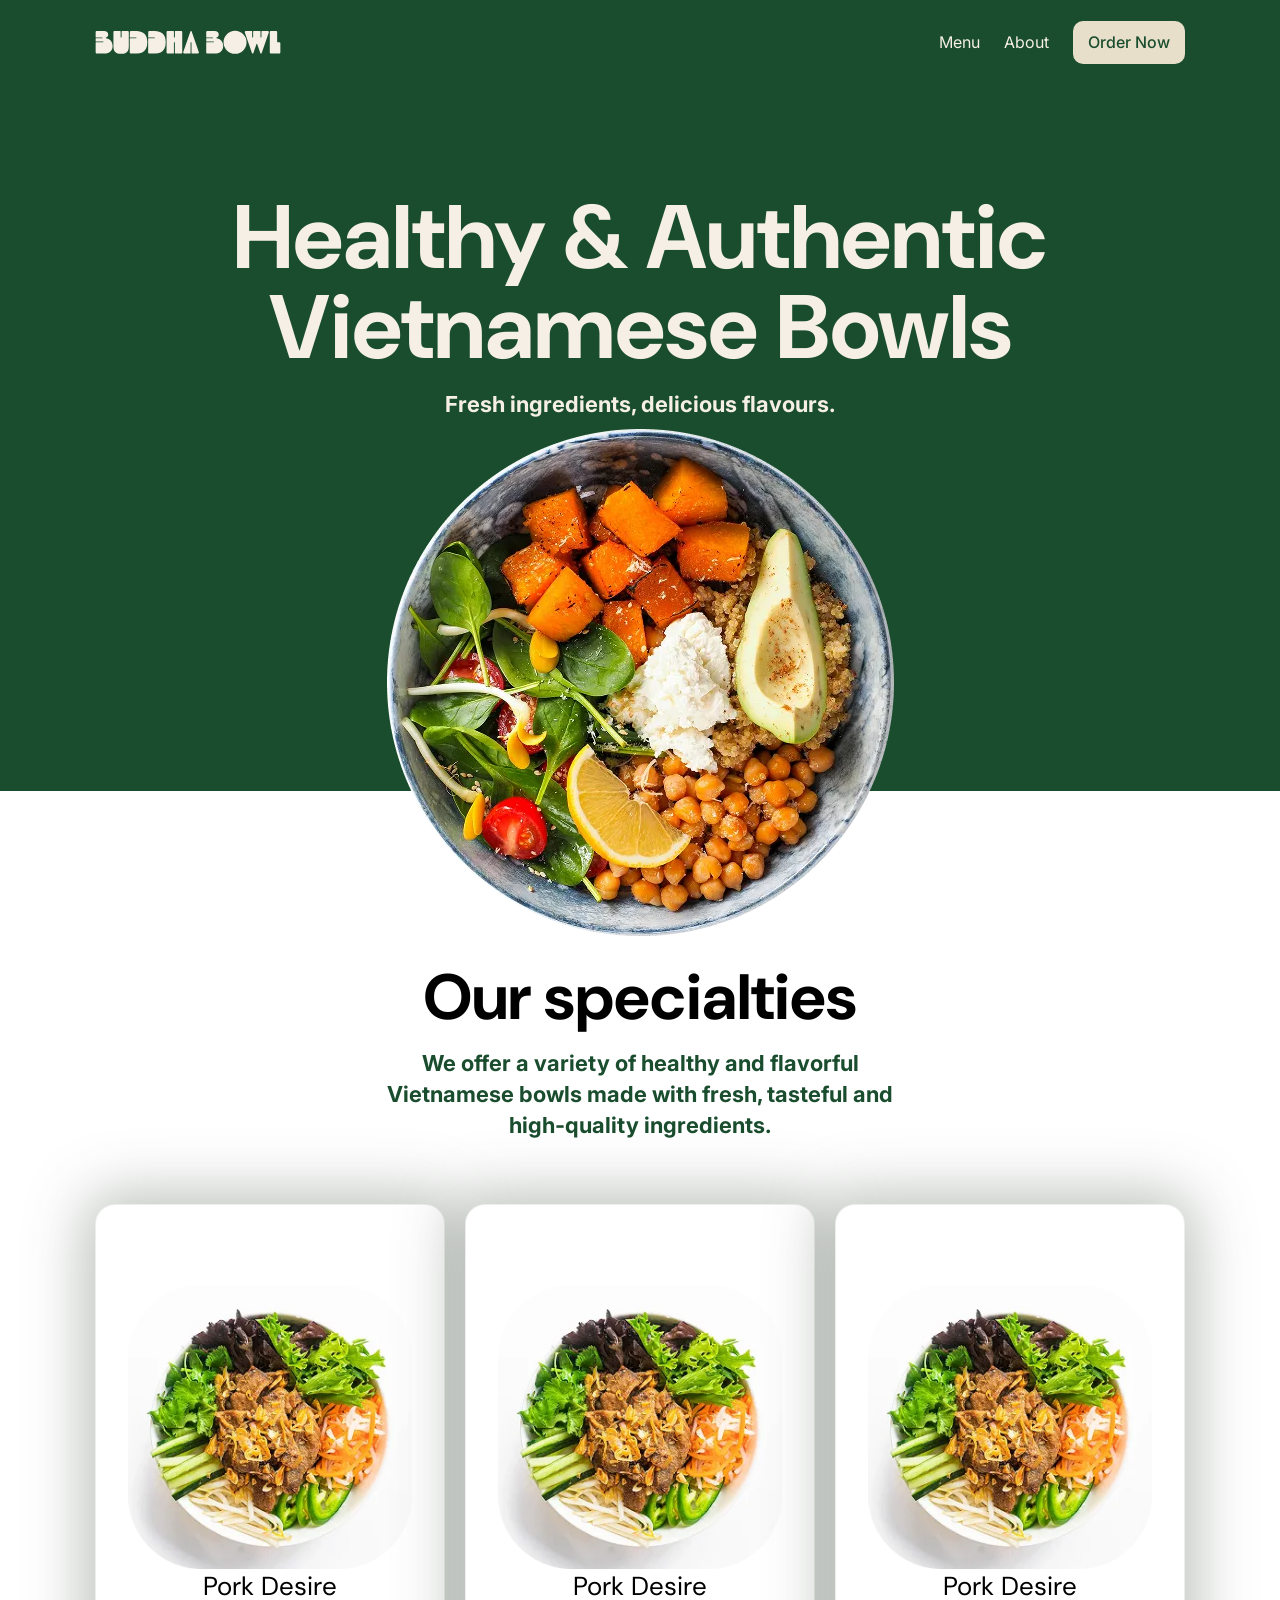
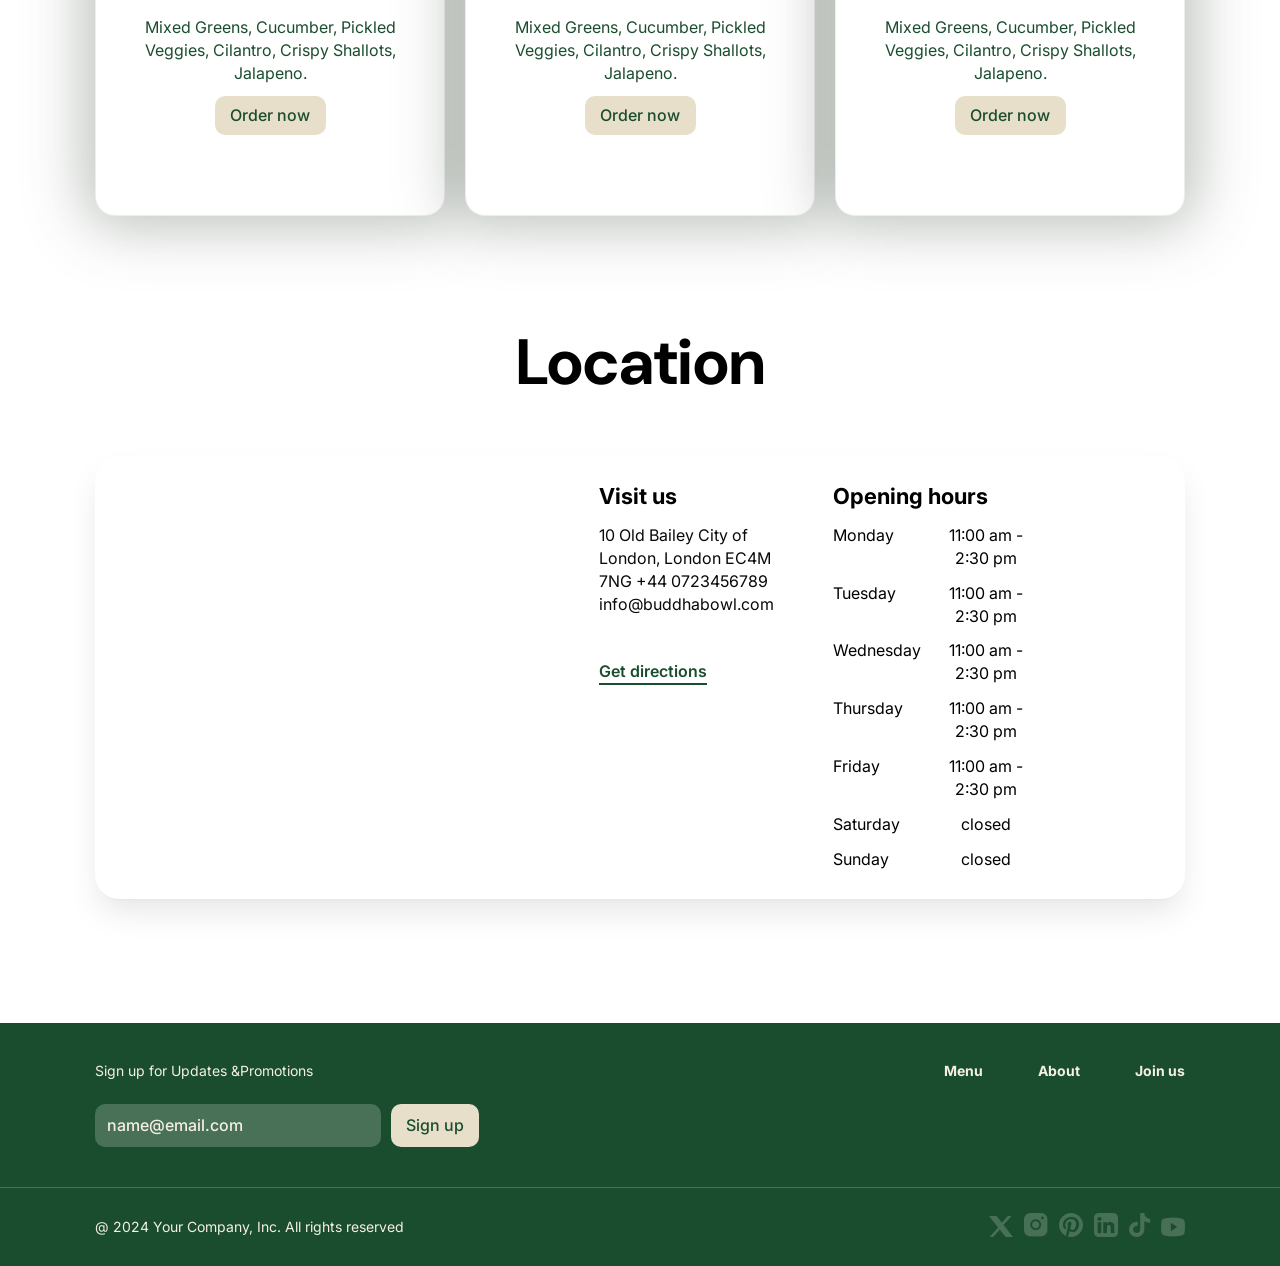
<file: index.html>
<!doctype html>
<html lang="en">
	<head>
		<meta charset="UTF-8">
		<meta name="viewport" content="width=device-width, initial-scale=1.0">
		<link rel="preload" href="./assets/fonts/GTL001-Regular.woff2" as="font" type="font/woff2" crossorigin="anonymous">
		<link rel="shortcut icon" href="assets/img/favicon.ico">
		<title>Home Page</title>
		<link rel="modulepreload" crossorigin href="./js/common.min.js?v=1794861511504">
		<script type="module" crossorigin="" src="./js/main.min.js?v=1794861511504"></script>
		<link rel="stylesheet" crossorigin="" href="./css/main.min.css?v=1794861511504">
		<link rel="stylesheet" crossorigin="" href="./css/index.min.css?v=1794861511504">
		<link rel="stylesheet" crossorigin="" href="./css/location.min.css?v=1794861511504">
		<link rel="stylesheet" crossorigin="" href="./css/card.min.css?v=1794861511504">
	</head>
	<body>
		<div class="wrapper">
			<header data-fls-header="" class="header">
				<div class="header__container">
					<!-- <include src="@components/layout/menu/menu.html" locals='{"active":"Home"}'></include> -->
					<a href="@index.html" class="header__logo">
						<img src="./assets/img/logo.svg" alt="logo">
					</a>
					<div class="header__menu menu">
						<button type="button" data-fls-menu="" aria-label="button mobile menu" class="menu__icon icon-menu">
							<span></span>
						</button>
						<nav class="menu__body">
							<ul class="menu__list">
								<li class="menu__item">
									<a href="menu.html" class="menu__link">Menu</a>
								</li>
								<li class="menu__item">
									<a href="about.html" class="menu__link">About</a>
								</li>
								<li class="menu__item">
									<a href="menu.html" class="menu__link menu__link--creambg">Order Now</a>
								</li>
							</ul>
						</nav>
					</div>
				</div>
			</header>
			<main class="page">
				<!-- <script type="module" src="@components/custom/card/card.js?v=1794861511504"></script> -->
				<section class="page__hero hero">
					<div class="hero__container">
						<h1 class="hero__title">Healthy & Authentic Vietnamese Bowls</h1>
						<div class="hero__text">
							<p>Fresh ingredients, delicious flavours.</p>
						</div>
						<div class="hero__picture">
							<picture>
								<img alt="Image" src="./assets/img/hero/01.webp">
							</picture>
						</div>
					</div>
					<div class="hero__bg"></div>
				</section>
				<section class="page__preview preview">
					<div class="preview__container">
						<h2 class="preview__title">Our specialties</h2>
						<div class="preview__text">
							<p>
								We offer a variety of healthy and flavorful Vietnamese bowls made with fresh, tasteful and high-quality ingredients.
							</p>
						</div>
						<div class="preview__menu">
							<article data-fls-card="" class="preview__item item-card">
								<a href="#" class="item-card__link">
									<div class="item-card__picture">
										<picture>
											<img alt="Image" src="./assets/img/preview/01.webp">
										</picture>
									</div>
									<div class="item-card__body item-body">
										<h3 class="item-body__title">Pork Desire</h3>
										<div class="item-body__text">Mixed Greens, Cucumber, Pickled Veggies, Cilantro, Crispy Shallots, Jalapeno.</div>
										<div class="item-body__link btn-link">Order now</div>
									</div>
								</a>
							</article>
							<article data-fls-card="" class="preview__item item-card">
								<a href="#" class="item-card__link">
									<div class="item-card__picture">
										<picture>
											<img alt="Image" src="./assets/img/preview/01.webp">
										</picture>
									</div>
									<div class="item-card__body item-body">
										<h3 class="item-body__title">Pork Desire</h3>
										<div class="item-body__text">Mixed Greens, Cucumber, Pickled Veggies, Cilantro, Crispy Shallots, Jalapeno.</div>
										<div class="item-body__link btn-link">Order now</div>
									</div>
								</a>
							</article>
							<article data-fls-card="" class="preview__item item-card">
								<a href="#" class="item-card__link">
									<div class="item-card__picture">
										<picture>
											<img alt="Image" src="./assets/img/preview/01.webp">
										</picture>
									</div>
									<div class="item-card__body item-body">
										<h3 class="item-body__title">Pork Desire</h3>
										<div class="item-body__text">Mixed Greens, Cucumber, Pickled Veggies, Cilantro, Crispy Shallots, Jalapeno.</div>
										<div class="item-body__link btn-link">Order now</div>
									</div>
								</a>
							</article>
						</div>
					</div>
				</section>
				<section data-fls-location="" class="page__location location">
					<div class="location__container">
						<h2 class="location__title">Location</h2>
						<div class="location__info info-location">
							<div class="info-location__map map">
								<iframe class="map__view" src="https://www.google.com/maps/embed?pb=!1m18!1m12!1m3!1d2482.993488306948!2d-0.1033059188720262!3d51.51333546028092!2m3!1f0!2f0!3f0!3m2!1i1024!2i768!4f13.1!3m3!1m2!1s0x487604acd2aaaeff%3A0xbf263d0640e5e13e!2zMTAgT2xkIEJhaWxleSwgTG9uZG9uIEVDNE0gN05HLCDQktC10LvQuNC60LAg0JHRgNC40YLQsNC90ZbRjw!5e0!3m2!1suk!2sua!4v1794341436606!5m2!1suk!2sua" width="" height="" style="border:0;" allowfullscreen loading="lazy" referrerpolicy="strict-origin-when-cross-origin"></iframe>
							</div>
							<div class="info-location__body">
								<div class="info-location__visit info-visit">
									<h3 class="info-visit__title">Visit us</h3>
									<div class="info-visit__text">
										<p>
											10 Old Bailey
                     City of London, London EC4M 7NG
                     +44 0723456789
                     info@buddhabowl.com
										</p>
									</div>
									<a class="info-visit__link" href="#">Get directions</a>
								</div>
								<div class="info-location__hours">
									<h3 class="info-hours__title">Opening hours</h3>
									<ul class="info-hours__list">
										<li class="info-hours__item">
											Monday
											<span>11:00 am - 2:30 pm</span>
										</li>
										<li class="info-hours__item">
											Tuesday
											<span>11:00 am - 2:30 pm</span>
										</li>
										<li class="info-hours__item">
											Wednesday
											<span>11:00 am - 2:30 pm</span>
										</li>
										<li class="info-hours__item">
											Thursday
											<span>11:00 am - 2:30 pm</span>
										</li>
										<li class="info-hours__item">
											Friday
											<span>11:00 am - 2:30 pm</span>
										</li>
										<li class="info-hours__item">
											Saturday
											<span>closed</span>
										</li>
										<li class="info-hours__item">
											Sunday
											<span>closed</span>
										</li>
									</ul>
								</div>
							</div>
						</div>
					</div>
				</section>
			</main>
			<footer data-fls-footer="" class="footer">
				<div class="footer__head head-footer">
					<div class="head-footer__container">
						<form class="head-footer__form form" action="#">
							<label class="form__label" for="email">Sign up for Updates &Promotions</label>
							<div class="form__block">
								<input data-fls-input="" autocomplete="off" id="email" type="email" name="form[]" data-error="Помилка" placeholder="name@email.com" class="form__email">
								<button data-fls-button="" type="submit" class="form__button btn-link">Sign up</button>
							</div>
						</form>
						<nav class="head-footer__nav nav-footer">
							<ul class="nav-footer__list">
								<li class="nav-footer__item">
									<a href="menu.html" class="nav-footer__link">Menu</a>
								</li>
								<li class="nav-footer__item">
									<a href="about.html" class="nav-footer__link">About</a>
								</li>
								<li class="nav-footer__item">
									<a href="#" class="nav-footer__link">Join us</a>
								</li>
							</ul>
						</nav>
					</div>
				</div>
				<div class="footer__line"></div>
				<div class="footer__body body-footer">
					<div class="body-footer__container">
						<div class="body-footer__text">
							<p>@ 2024 Your Company, Inc. All rights reserved</p>
						</div>
						<ul class="body-footer__list">
							<li class="body-footer__item">
								<a href="#" aria-label="exits the page" rel="nofollow" class="body-footer__link body-footer__link--icon-x"></a>
							</li>
							<li class="body-footer__item">
								<a href="#" aria-label="exits the page" rel="nofollow" class="body-footer__link body-footer__link--icon-instagram"></a>
							</li>
							<li class="body-footer__item">
								<a href="#" aria-label="exits the page" rel="nofollow" class="body-footer__link body-footer__link--icon-pinterest"></a>
							</li>
							<li class="body-footer__item">
								<a href="#" aria-label="exits the page" rel="nofollow" class="body-footer__link body-footer__link--icon-linkedin"></a>
							</li>
							<li class="body-footer__item">
								<a href="#" aria-label="exits the page" rel="nofollow" class="body-footer__link body-footer__link--icon-tik-tok"></a>
							</li>
							<li class="body-footer__item">
								<a href="#" aria-label="exits the page" rel="nofollow" class="body-footer__link body-footer__link--icon-youtube"></a>
							</li>
						</ul>
					</div>
				</div>
			</footer>
		</div>
	</body>
</html>
</file>
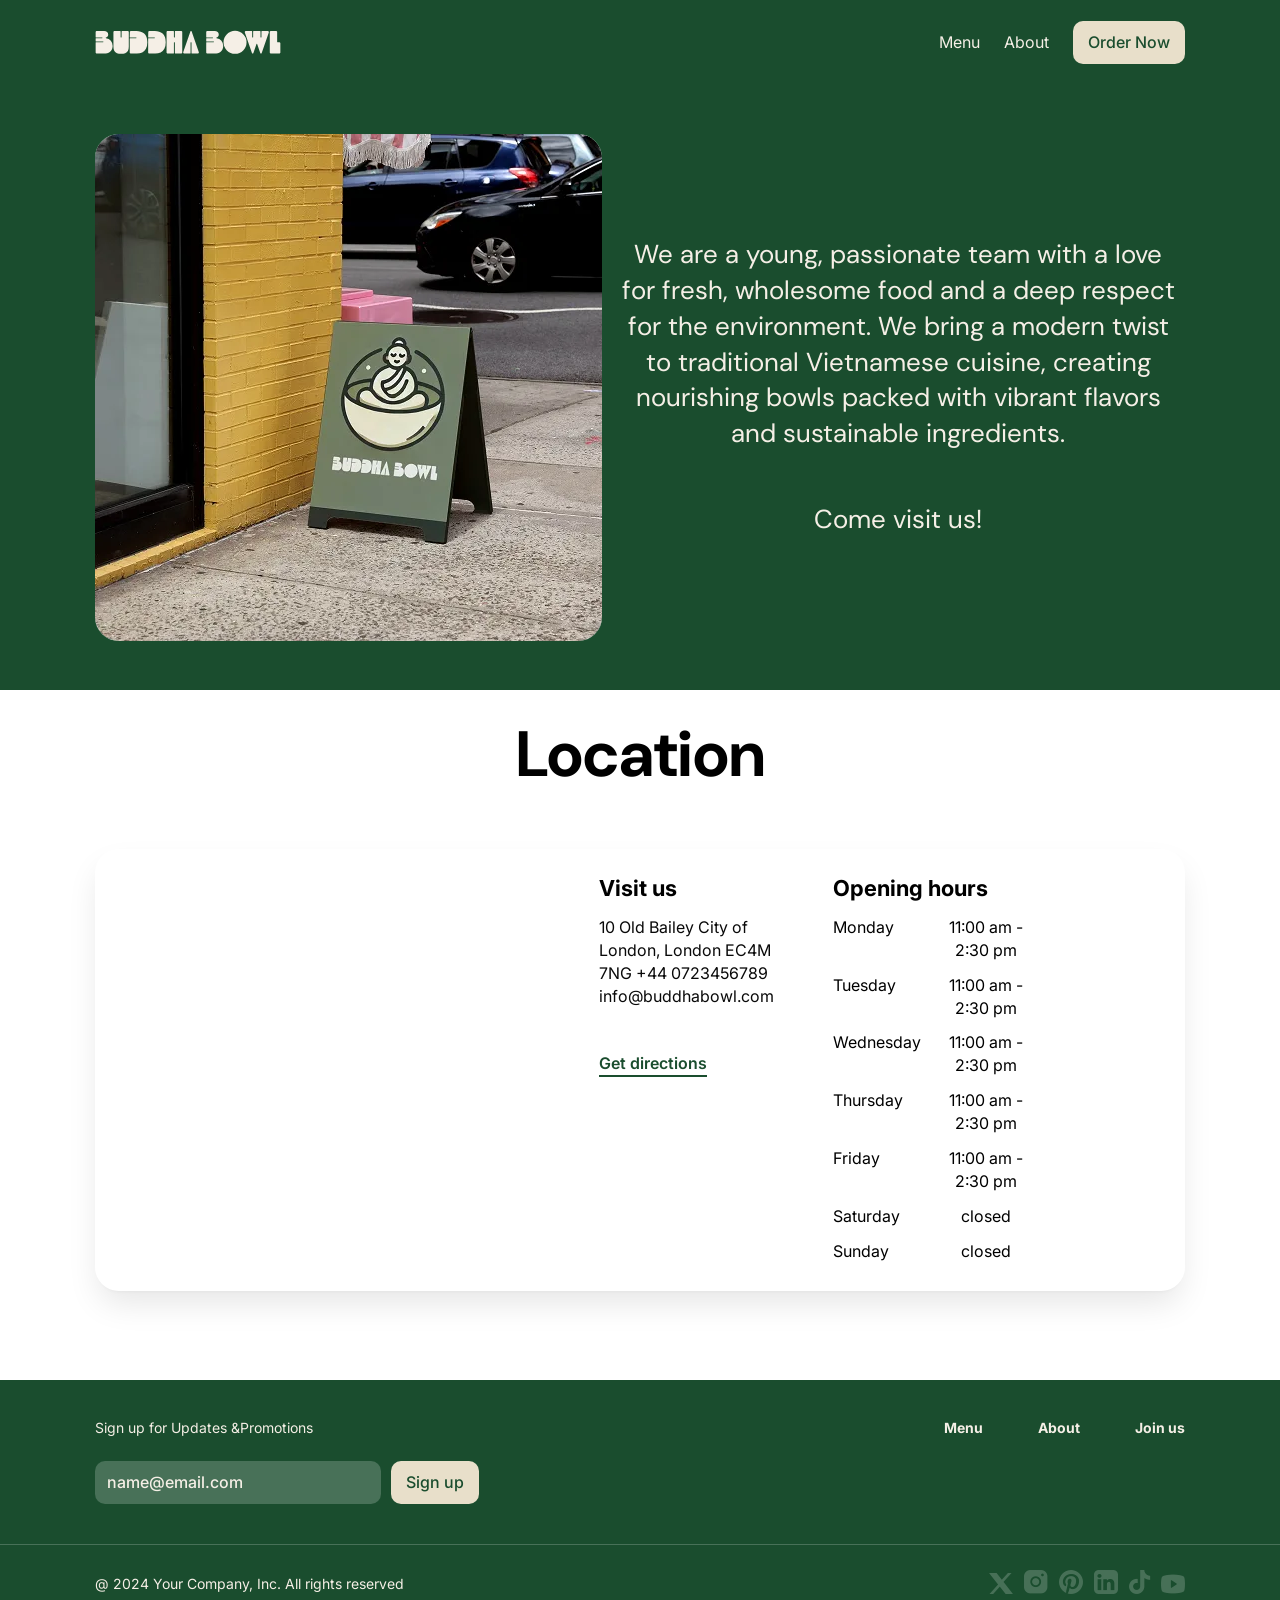
<file: about.html>
<!doctype html>
<html lang="en">
	<head>
		<meta charset="UTF-8">
		<meta name="viewport" content="width=device-width, initial-scale=1.0">
		<link rel="preload" href="./assets/fonts/GTL001-Regular.woff2" as="font" type="font/woff2" crossorigin="anonymous">
		<link rel="shortcut icon" href="assets/img/favicon.ico">
		<title>Home Page</title>
		<link rel="modulepreload" crossorigin href="./js/common.min.js?v=1794861511502">
		<script type="module" crossorigin="" src="./js/main.min.js?v=1794861511502"></script>
		<link rel="stylesheet" crossorigin="" href="./css/main.min.css?v=1794861511502">
		<link rel="stylesheet" crossorigin="" href="./css/about.min.css?v=1794861511502">
		<link rel="stylesheet" crossorigin="" href="./css/location.min.css?v=1794861511502">
	</head>
	<body>
		<div class="wrapper">
			<header data-fls-header="" class="header">
				<div class="header__container">
					<!-- <include src="@components/layout/menu/menu.html" locals='{"active":"Home"}'></include> -->
					<a href="@index.html" class="header__logo">
						<img src="./assets/img/logo.svg" alt="logo">
					</a>
					<div class="header__menu menu">
						<button type="button" data-fls-menu="" aria-label="button mobile menu" class="menu__icon icon-menu">
							<span></span>
						</button>
						<nav class="menu__body">
							<ul class="menu__list">
								<li class="menu__item">
									<a href="menu.html" class="menu__link">Menu</a>
								</li>
								<li class="menu__item">
									<a href="about.html" class="menu__link">About</a>
								</li>
								<li class="menu__item">
									<a href="menu.html" class="menu__link menu__link--creambg">Order Now</a>
								</li>
							</ul>
						</nav>
					</div>
				</div>
			</header>
			<main class="page">
				<!-- <script type="module" src="@components/custom/card/card.js?v=1794861511502"></script> -->
				<section class="about__hero hero-about">
					<div class="hero-about__container">
						<div class="hero-about__picture">
							<picture>
								<img class="hero-about__img" alt="Image" src="./assets/img/about/hero/01.webp">
							</picture>
						</div>
						<div class="hero-about__body body-about">
							<div class="body-about__text">
								<p>
									We are a young, passionate team with a love for fresh, wholesome food and a deep respect for the environment. We bring a modern twist to traditional Vietnamese cuisine, creating
               nourishing bowls packed with vibrant flavors and sustainable ingredients.
								</p>
								<p>Come visit us!</p>
							</div>
						</div>
					</div>
				</section>
				<section data-fls-location="" class="about__location location">
					<div class="location__container">
						<h2 class="location__title">Location</h2>
						<div class="location__info info-location">
							<div class="info-location__map map">
								<iframe class="map__view" title="myFrame" src="https://www.google.com/maps/embed?pb=!1m18!1m12!1m3!1d2482.993488306948!2d-0.1033059188720262!3d51.51333546028092!2m3!1f0!2f0!3f0!3m2!1i1024!2i768!4f13.1!3m3!1m2!1s0x487604acd2aaaeff%3A0xbf263d0640e5e13e!2zMTAgT2xkIEJhaWxleSwgTG9uZG9uIEVDNE0gN05HLCDQktC10LvQuNC60LAg0JHRgNC40YLQsNC90ZbRjw!5e0!3m2!1suk!2sua!4v1794341436606!5m2!1suk!2sua" width="" height="" style="border:0;" allowfullscreen loading="lazy" referrerpolicy="strict-origin-when-cross-origin"></iframe>
							</div>
							<div class="info-location__body">
								<div class="info-location__visit info-visit">
									<h3 class="info-visit__title">Visit us</h3>
									<div class="info-visit__text">
										<p>
											10 Old Bailey
                     City of London, London EC4M 7NG
                     +44 0723456789
                     info@buddhabowl.com
										</p>
									</div>
									<a class="info-visit__link" href="#">Get directions</a>
								</div>
								<div class="info-location__hours">
									<h3 class="info-hours__title">Opening hours</h3>
									<ul class="info-hours__list">
										<li class="info-hours__item">
											Monday
											<span>11:00 am - 2:30 pm</span>
										</li>
										<li class="info-hours__item">
											Tuesday
											<span>11:00 am - 2:30 pm</span>
										</li>
										<li class="info-hours__item">
											Wednesday
											<span>11:00 am - 2:30 pm</span>
										</li>
										<li class="info-hours__item">
											Thursday
											<span>11:00 am - 2:30 pm</span>
										</li>
										<li class="info-hours__item">
											Friday
											<span>11:00 am - 2:30 pm</span>
										</li>
										<li class="info-hours__item">
											Saturday
											<span>closed</span>
										</li>
										<li class="info-hours__item">
											Sunday
											<span>closed</span>
										</li>
									</ul>
								</div>
							</div>
						</div>
					</div>
				</section>
			</main>
			<footer data-fls-footer="" class="footer">
				<div class="footer__head head-footer">
					<div class="head-footer__container">
						<form class="head-footer__form form" action="#">
							<label class="form__label" for="email">Sign up for Updates &Promotions</label>
							<div class="form__block">
								<input data-fls-input="" autocomplete="off" id="email" type="email" name="form[]" data-error="Помилка" placeholder="name@email.com" class="form__email">
								<button data-fls-button="" type="submit" class="form__button btn-link">Sign up</button>
							</div>
						</form>
						<nav class="head-footer__nav nav-footer">
							<ul class="nav-footer__list">
								<li class="nav-footer__item">
									<a href="menu.html" class="nav-footer__link">Menu</a>
								</li>
								<li class="nav-footer__item">
									<a href="about.html" class="nav-footer__link">About</a>
								</li>
								<li class="nav-footer__item">
									<a href="#" class="nav-footer__link">Join us</a>
								</li>
							</ul>
						</nav>
					</div>
				</div>
				<div class="footer__line"></div>
				<div class="footer__body body-footer">
					<div class="body-footer__container">
						<div class="body-footer__text">
							<p>@ 2024 Your Company, Inc. All rights reserved</p>
						</div>
						<ul class="body-footer__list">
							<li class="body-footer__item">
								<a href="#" aria-label="exits the page" rel="nofollow" class="body-footer__link body-footer__link--icon-x"></a>
							</li>
							<li class="body-footer__item">
								<a href="#" aria-label="exits the page" rel="nofollow" class="body-footer__link body-footer__link--icon-instagram"></a>
							</li>
							<li class="body-footer__item">
								<a href="#" aria-label="exits the page" rel="nofollow" class="body-footer__link body-footer__link--icon-pinterest"></a>
							</li>
							<li class="body-footer__item">
								<a href="#" aria-label="exits the page" rel="nofollow" class="body-footer__link body-footer__link--icon-linkedin"></a>
							</li>
							<li class="body-footer__item">
								<a href="#" aria-label="exits the page" rel="nofollow" class="body-footer__link body-footer__link--icon-tik-tok"></a>
							</li>
							<li class="body-footer__item">
								<a href="#" aria-label="exits the page" rel="nofollow" class="body-footer__link body-footer__link--icon-youtube"></a>
							</li>
						</ul>
					</div>
				</div>
			</footer>
		</div>
	</body>
</html>
</file>
<file: css/main.min.css>
@import "https://fonts.googleapis.com/css2?family=DM%20Sans:wght@400;700&display=swap";@import "https://fonts.googleapis.com/css2?family=Inter:wght@400;500;600;700&display=swap";*{padding:0;margin:0;border:0}*,:after,:before{box-sizing:border-box}:after,:before,a,label{display:inline-block}body,html{height:100%}body{line-height:1;scrollbar-gutter:stable;-ms-text-size-adjust:100%;-moz-text-size-adjust:100%;-webkit-text-size-adjust:100%;-webkit-font-smoothing:antialiased;-moz-osx-font-smoothing:grayscale}button,input,textarea{font-family:inherit;font-size:inherit;line-height:inherit;color:inherit;background-color:transparent}input,textarea{width:100%}button,option,select{cursor:pointer}a{color:inherit;text-decoration:none}li{list-style:none}img{max-width:100%;height:auto;vertical-align:middle}h1,h2,h3,h4,h5,h6{font-weight:inherit;font-size:inherit}address{font-style:normal}@font-face{font-family:GTL001;font-display:swap;src:url(../assets/fonts/GTL001-Regular.woff2) format("woff2");font-weight:400;font-style:normal}@font-face{font-family:iconfont;font-display:swap;src:url(../assets/fonts/iconfont.woff2?d2545450da04eca35f2e03d3b07531f9) format("woff2")}[class*="--icon-"]:before{font-family:iconfont}[class*="--icon-instagram"]:before{content:"\f101"}[class*="--icon-linkedin"]:before{content:"\f102"}[class*="--icon-pinterest"]:before{content:"\f103"}[class*="--icon-row"]:before{content:"\f104"}[class*="--icon-tik-tok"]:before{content:"\f105"}[class*="--icon-x"]:before{content:"\f106"}[class*="--icon-youtube"]:before{content:"\f107"}:root{--font-family:"Arial", sans-serif;--font-size:1rem;--main-color:#000;--grean-hv:#466653;--grean:#1a4d2e;--cream:#f5efe6;--cream-bg:#e8dfca;--dark:#000;--white:#fff;--dark-09:#090909;--input-bg:#f5efe6;--white-light:hsla(0,0%,100%,.2)}body{color:var(--main-color);font-family:var(--font-family);font-size:var(--font-size);min-width:20rem}[data-fls-scrolllock] body{overflow:hidden;touch-action:none;overscroll-behavior:none}.wrapper{min-height:100%;display:flex;flex-direction:column;overflow:clip}.wrapper>main{flex:1 1 auto}.wrapper>*{min-width:0}[class*=__container]{max-width:70rem;margin:0 auto;padding-left:.9375rem;padding-right:.9375rem}.menu__hero{background-color:var(--grean);padding:3.0625rem}.hero-menu__container{display:flex;gap:1rem;align-items:center}.hero-menu__picture{max-width:31.6875rem;aspect-ratio:1}.hero-menu__img{width:100%;height:100%;object-fit:cover;border-radius:1.5rem}.body-menu__text,.hero-menu__body{text-align:center}.body-menu :not(:last-child){margin-bottom:1rem}.body-menu__title{font-weight:700;line-height:1}.body-menu__text,.body-menu__title{color:var(--cream);font-family:DM Sans,sans-serif}.body-menu__text{max-width:35rem;width:100%;font-size:1.625rem;font-weight:400;line-height:1.38}.body-menu__link{display:flex;flex-direction:row-reverse;gap:.25rem;align-items:center;justify-content:center;max-width:8.5625rem;width:100%;margin:0 auto}.body-menu__link:before{display:flex;font-size:1.25rem;aspect-ratio:1;align-items:center;color:var(--grean)}.filter-tabs{display:flex;gap:1.25rem;row-gap:.625rem;font-family:sans-serif;padding:0 2.1875rem}.filter-tabs:not(:last-child){margin-bottom:4rem}.filter-btn{font-size:1.625rem;font-family:DM Sans,sans-serif;font-weight:400;line-height:1.38;color:var(--dark);position:relative}.filter-btn:after{content:"";width:0}.active{color:var(--grean);position:relative}.active:after{content:"";top:95%;left:0;position:absolute;width:100%;height:.125rem;background:var(--grean);transition:width .3s}.menu-grid{display:grid;grid-template-columns:repeat(auto-fill,minmax(16.25rem,1fr));gap:1.25rem;column-gap:1.25rem}.item-card{padding:2.5rem 1rem}.icon-menu,.menu-card.hidden{display:none}.header{background-color:var(--grean)}.header__container{position:relative;min-height:5.3125rem;display:flex;justify-content:space-between;align-items:center}.header__logo{width:11.625rem;height:1.5625rem}.header__logo img{width:100%;height:100%}.menu__list{display:flex;align-items:center;gap:1.5rem;color:var(--cream);font-size:1rem;font-weight:400;line-height:1.43;font-family:Inter,sans-serif}.menu__link{position:relative;border-radius:.625rem}.menu__link:after{position:absolute;content:" ";width:0;height:.125rem;top:100%;left:0;background-color:#fff;transition:width .4s}.menu__link--creambg{padding-block:.625rem;background-color:var(--cream-bg);color:var(--grean);font-weight:500;transition:background-color .4s}.menu__link--creambg:after{content:none}.footer{background:var(--grean)}.footer__line{height:.0625rem;width:100%;background-color:var(--white-light)}.head-footer{padding:2.5rem 0}.head-footer__container{display:flex;justify-content:space-between}.head-footer__form{max-width:24.0625rem;width:100%}.form__block{display:flex;gap:.625rem}.form__label{font-size:.875rem;font-family:Inter,sans-serif;font-weight:400;line-height:1.2;color:var(--input-bg)}.form__label:not(:last-child){margin-bottom:1.5rem}.form__email{border-radius:.625rem;font-size:1rem;font-family:Inter,sans-serif;font-weight:500;line-height:1.2;background:var(--white-light);padding:.75rem;max-width:17.875rem;width:100%}.form__email::placeholder{color:var(--input-bg)}.form__button{flex-shrink:0;background-color:var(--cream-bg)}.nav-footer__list{display:flex}.nav-footer__item{font-size:.875rem;font-family:Inter,sans-serif;font-weight:400;line-height:1.2;font-weight:700;color:var(--cream)}.nav-footer__link{max-width:5.375rem;width:100%;position:relative;border-radius:.625rem}.nav-footer__link:after{position:absolute;content:" ";width:0;height:.125rem;top:100%;left:0;background-color:#fff;transition:width .4s}.body-footer__container{display:flex;flex-wrap:wrap;gap:1.25rem;align-items:center;justify-content:space-between}.body-footer__text{text-align:center;text-wrap:balance;color:var(--cream);font-size:.875rem;font-family:Inter,sans-serif;font-weight:400;line-height:1.2}.body-footer__list{display:flex;gap:.6875rem}.body-footer__link{color:var(--white-light);font-size:1.5rem;aspect-ratio:1}.btn-link{font-size:1rem;font-family:Inter,sans-serif;font-weight:500;line-height:1.2;background-color:var(--cream-bg);padding:.625rem .9375rem;border-radius:.625rem;color:var(--grean)}input[type=email],input[type=tel],input[type=text],textarea{-webkit-appearance:none;-moz-appearance:none;appearance:none}.input{border-radius:0!important;width:100%;display:block;padding:.625rem;border:.0625rem solid #eee;caret-color:inherit}.input[placeholder]:not([data-fls-placeholder-nohiden])::placeholder{transition:opacity .3s}.input[placeholder]:not([data-fls-placeholder-nohiden]):focus::placeholder{opacity:0}textarea.input{resize:vertical;padding:0}.button{display:inline-flex;padding:0}.button--fw{width:100%}@media(width<=61.9375em){.hero-menu__container{flex-direction:column}.hero-menu__picture{max-width:21.5rem;width:100%;aspect-ratio:344/344}}@media(width<=48em){.menu__body{background-color:var(--grean)}.menu__list{flex-direction:column;position:absolute;top:20%;left:50%;text-align:center;translate:-50% 0;font-size:2rem}}@media(max-width:48em) and (any-hover:none){.icon-menu{cursor:default}}@media(max-width:48em){.menu__body{height:100svh;overflow:auto;padding:3.125rem .9375rem 1.875rem}.menu__body,.menu__body:before{position:fixed;width:100%;left:-100%;top:0;transition:left .3s}.menu__body:before{content:"";height:4.375rem;z-index:2}html[data-fls-menu-open] .menu__body,html[data-fls-menu-open] .menu__body:before{left:0}.icon-menu{display:block;position:relative;width:1.875rem;height:1.125rem;z-index:5}.icon-menu span,.icon-menu:after,.icon-menu:before{content:"";transition:all .3s;right:0;position:absolute;width:100%;height:.125rem;background-color:var(--cream)}.icon-menu:before{top:0}.icon-menu:after{bottom:0}.icon-menu span{top:calc(50% - .0625rem)}html[data-fls-menu-open] .icon-menu span{width:0}html[data-fls-menu-open] .icon-menu:before{top:calc(50% - .0625rem);transform:rotate(-45deg)}html[data-fls-menu-open] .icon-menu:after{bottom:calc(50% - .0625rem);transform:rotate(45deg)}}@media(width<=40.625em){.head-footer__container{flex-direction:column-reverse;row-gap:4.5rem}.nav-footer__list{flex-direction:column}.body-footer__container{flex-direction:column;align-items:center;row-gap:.5rem}}@media(width<=34.375em){.body-menu__text{font-size:1rem;font-weight:400;line-height:1.43;font-family:Inter,sans-serif;width:100%}}@media(width<=31.25em){.filter-tabs{flex-wrap:wrap}}@media(width<20em){.menu__carte{padding-top:2.8125rem;padding-bottom:3.75rem}.body-menu__title{font-size:4rem}.menu-grid{row-gap:1.25rem}.footer__body{padding:1rem}.nav-footer__list{gap:1.5rem}}@media(width<18.75em){.menu__link--creambg{padding-inline:.3125rem}}@media(width>=18.75em) and (width<49.125em){.menu__link--creambg{padding-inline:calc(clamp(.3125rem,-.073302rem + 2.05761vw,.9375rem))}}@media(width>=20em) and (width<70em){.menu__carte{padding-top:calc(clamp(2.8125rem,2.3375rem + 2.375vw,4rem));padding-bottom:calc(clamp(3.75rem,2.5rem + 6.25vw,6.875rem))}.body-menu__title{font-size:calc(clamp(4rem,3.35rem + 3.25vw,5.625rem))}.menu-grid{row-gap:calc(clamp(1.25rem,.15rem + 5.5vw,4rem))}.footer__body{padding:calc(clamp(1rem,.775rem + 1.125vw,1.5625rem))}.nav-footer__list{gap:calc(clamp(1.5rem,.725rem + 3.875vw,3.4375rem))}}@media(width>=49.125em){.menu__link--creambg{padding-inline:.9375rem}}@media(width>=70em){.menu__carte{padding-top:4rem;padding-bottom:6.875rem}.body-menu__title{font-size:5.625rem}.menu-grid{row-gap:4rem}.footer__body{padding:1.5625rem}.nav-footer__list{gap:3.4375rem}}@media(any-hover:hover),(pointer:fine){html:not([data-fls-touch]) .body-menu__link:hover:before{translate:15% 0}html:not([data-fls-touch]) .menu__link:hover:after,html:not([data-fls-touch]) .nav-footer__link:hover:after{width:100%}html:not([data-fls-touch]) .menu__link--creambg:hover{background-color:#fff}html:not([data-fls-touch]) .body-footer__link:hover{color:var(--cream)}html:not([data-fls-touch]) .btn-link:hover{background-color:var(--cream);cursor:pointer}}
</file>
<file: css/index.min.css>
.page__hero{background-color:var(--grean);position:relative;z-index:-2}.hero__container,.preview__container{text-align:center}.hero__bg{position:absolute;bottom:0;z-index:-1;height:17%;width:100%;background-color:var(--white)}.hero__title{font-family:DM Sans,sans-serif;font-weight:700;line-height:1;color:var(--cream)}.hero__title:not(:last-child){margin-bottom:1rem}.hero__text{font-size:1.375rem;font-weight:700;line-height:1.4;font-family:Inter,sans-serif;color:var(--cream)}.hero__text:not(:last-child){margin-bottom:.5625rem}.hero__picture{margin:0 auto;max-width:31.6875rem;aspect-ratio:1}.hero__picture img{width:100%;height:100%;object-fit:cover}.preview__title{font-weight:700;line-height:.94;font-family:DM Sans,sans-serif}.preview__title:not(:last-child){margin-bottom:1.25rem}.preview__text{font-size:1.375rem;font-weight:700;line-height:1.4;font-family:Inter,sans-serif;max-width:33.4375rem;width:100%;margin:0 auto;color:var(--grean)}.preview__text:not(:last-child){margin-bottom:4rem}.preview__menu{display:grid;grid-template-columns:repeat(auto-fit,minmax(min(100%,15.625rem),1fr));row-gap:1.25rem}@media(width<20em){.page__hero{padding-top:2.5rem}.page__preview{padding-top:.9375rem;padding-bottom:2.5rem}.page__location{margin-bottom:2.5rem}.hero__title{font-size:4rem}.preview__title{font-size:1.625rem}.preview__menu{gap:.5rem}}@media(width>=20em) and (width<70em){.page__hero{padding-top:calc(clamp(2.5rem,.8rem + 8.5vw,6.75rem))}.page__preview{padding-top:calc(clamp(.9375rem,.5125rem + 2.125vw,2rem));padding-bottom:calc(clamp(2.5rem,.575rem + 9.625vw,7.3125rem))}.page__location{margin-bottom:calc(clamp(2.5rem,.4rem + 10.5vw,7.75rem))}.hero__title{font-size:calc(clamp(4rem,3.35rem + 3.25vw,5.625rem))}.preview__title{font-size:calc(clamp(1.625rem,.675rem + 4.75vw,4rem))}.preview__menu{gap:calc(clamp(.5rem,.2rem + 1.5vw,1.25rem))}}@media(width>=70em){.page__hero{padding-top:6.75rem}.page__preview{padding-top:2rem;padding-bottom:7.3125rem}.page__location{margin-bottom:7.75rem}.hero__title{font-size:5.625rem}.preview__title{font-size:4rem}.preview__menu{gap:1.25rem}}
</file>
<file: css/location.min.css>
.location__container{text-align:center}.location__title{font-weight:700;line-height:.94;font-family:DM Sans,sans-serif}.location__info{box-shadow:0 .25rem .25rem -.25rem rgba(12,12,13,.05),0 1rem 2rem -.25rem rgba(12,12,13,.1);border-radius:1.5rem;padding:1.5rem;display:flex}.map__view{width:100%;height:100%;border-radius:1.5rem}.info-location__map{max-width:27.5rem;width:100%;aspect-ratio:440/391}.info-location__body{display:flex}.info-location__visit{max-width:13.6875rem;width:100%}.info-location__hours{max-width:17.625rem;width:100%}.info-hours,.info-visit{text-align:left}.info-visit__title{font-size:1.375rem;font-weight:700;line-height:1.4;font-family:Inter,sans-serif}.info-visit__title:not(:last-child){margin-bottom:.75rem}.info-visit__text p{font-size:1rem;font-weight:400;line-height:1.43;font-family:Inter,sans-serif;color:var(--dark-09)}.info-visit__text:not(:last-child){margin-bottom:2.8125rem}.info-visit__link{position:relative;color:var(--grean);font-size:1rem;font-weight:400;line-height:1.43;font-family:Inter,sans-serif;font-weight:600;transition:.3s}.info-visit__link:after{content:"";position:absolute;top:100%;left:0;width:100%;height:.125rem;transition:.3s;background-color:var(--grean)}.info-hours__title{text-align:left;font-size:1.375rem;font-weight:700;line-height:1.4;font-family:Inter,sans-serif;margin-bottom:.75rem}.info-hours__item{display:flex;font-size:1rem;font-weight:400;line-height:1.43;font-family:Inter,sans-serif;justify-content:space-between}.info-hours__item span{max-width:5rem;width:100%}.info-hours__item:not(:last-child){margin-bottom:.75rem}@media(width<=60.625em){.location__info{max-width:40.875rem;width:100%;flex-direction:column;margin:0 auto}.info-location__map{max-width:37.875rem;width:100%;aspect-ratio:606/391;margin:0 auto}}@media(width<=31.25em){.info-location__body{flex-direction:column}}@media(width<20em){.location__title{font-size:1.625rem}.location__title:not(:last-child){margin-bottom:1.875rem}.info-location__body,.location__info{gap:1.25rem}}@media(width>=20em) and (width<70em){.location__title{font-size:calc(clamp(1.625rem,.675rem + 4.75vw,4rem))}.location__title:not(:last-child){margin-bottom:calc(clamp(1.875rem,1.025rem + 4.25vw,4rem))}.info-location__body,.location__info{gap:calc(clamp(1.25rem,.75rem + 2.5vw,2.5rem))}}@media(width>=70em){.location__title{font-size:4rem}.location__title:not(:last-child){margin-bottom:4rem}.info-location__body,.location__info{gap:2.5rem}}@media(any-hover:hover),(pointer:fine){html:not([data-fls-touch]) .info-visit__link:hover{color:var(--cream-bg)}html:not([data-fls-touch]) .info-visit__link:hover:after{background-color:var(--cream-bg)}}
</file>
<file: css/card.min.css>
.card__block{max-width:68.125rem;width:100%;display:grid;grid-template-columns:repeat(auto-fill,minmax(21.25rem,1fr));gap:1.25rem}.item-card{box-shadow:0 0 3.75rem .625rem rgba(60,75,60,.35);background-color:#fff;text-align:center;border-radius:1.25rem;transition:all .3s;border:.0625rem solid rgba(27,27,27,.08)}.item-card__link{padding-inline:1rem;cursor:pointer}.item-card__picture{margin:0 auto;max-width:19.25rem;aspect-ratio:308/308;border-radius:5rem}.item-card__picture img{width:100%;height:100%;object-fit:cover}.item-card__body :not(:last-child){margin-bottom:.6875rem}.item-body__title{font-size:1.625rem;font-family:DM Sans,sans-serif;font-weight:400;line-height:1.38;color:var(--dark)}.item-body__text{font-size:1rem;font-weight:400;line-height:1.43;font-family:Inter,sans-serif;color:var(--grean)}.item-body__link{margin:0 auto;max-width:6.9375rem;width:100%}.btn-link{font-size:1rem;font-family:Inter,sans-serif;font-weight:500;line-height:1.2;background-color:var(--cream-bg);padding:.625rem .9375rem;border-radius:.625rem;color:var(--grean)}@media(width<20em){.item-card__link{padding-block:1.25rem}}@media(width>=20em) and (width<70em){.item-card__link{padding-block:calc(clamp(1.25rem,.75rem + 2.5vw,2.5rem))}}@media(width>=70em){.item-card__link{padding-block:2.5rem}}@media(any-hover:hover),(pointer:fine){html:not([data-fls-touch]) .item-card:hover{scale:1.01}html:not([data-fls-touch]) .btn-link:hover{background-color:var(--cream);cursor:pointer}}
</file>
<file: css/about.min.css>
.about__hero{background-color:var(--grean);padding:3.0625rem}.hero-about__container{display:flex;gap:1rem;align-items:center}.hero-about__picture{max-width:31.6875rem;aspect-ratio:1}.hero-about__img{width:100%;height:100%;object-fit:cover;border-radius:1.5rem}.body-about__text{max-width:35rem;width:100%;color:var(--cream);font-size:1.625rem;font-family:DM Sans,sans-serif;font-weight:400;line-height:1.38;text-align:center}@media(width<=61.9375em){.hero-about__container{flex-direction:column}.hero-about__picture{max-width:21.5rem;width:100%;aspect-ratio:344/344}}@media(width<=34.375em){.body-about__text{font-size:1rem;font-weight:400;line-height:1.43;font-family:Inter,sans-serif;width:100%}}@media(width<20em){.about__location{padding-top:.9375rem;padding-bottom:1.875rem}.body-about__text p:not(:last-child){margin-bottom:2.0625rem}}@media(width>=20em) and (width<70em){.about__location{padding-top:calc(clamp(.9375rem,.4375rem + 2.5vw,2.1875rem));padding-bottom:calc(clamp(1.875rem,.4rem + 7.375vw,5.5625rem))}.body-about__text p:not(:last-child){margin-bottom:calc(clamp(2.0625rem,1.6375rem + 2.125vw,3.125rem))}}@media(width>=70em){.about__location{padding-top:2.1875rem;padding-bottom:5.5625rem}.body-about__text p:not(:last-child){margin-bottom:3.125rem}}
</file>
